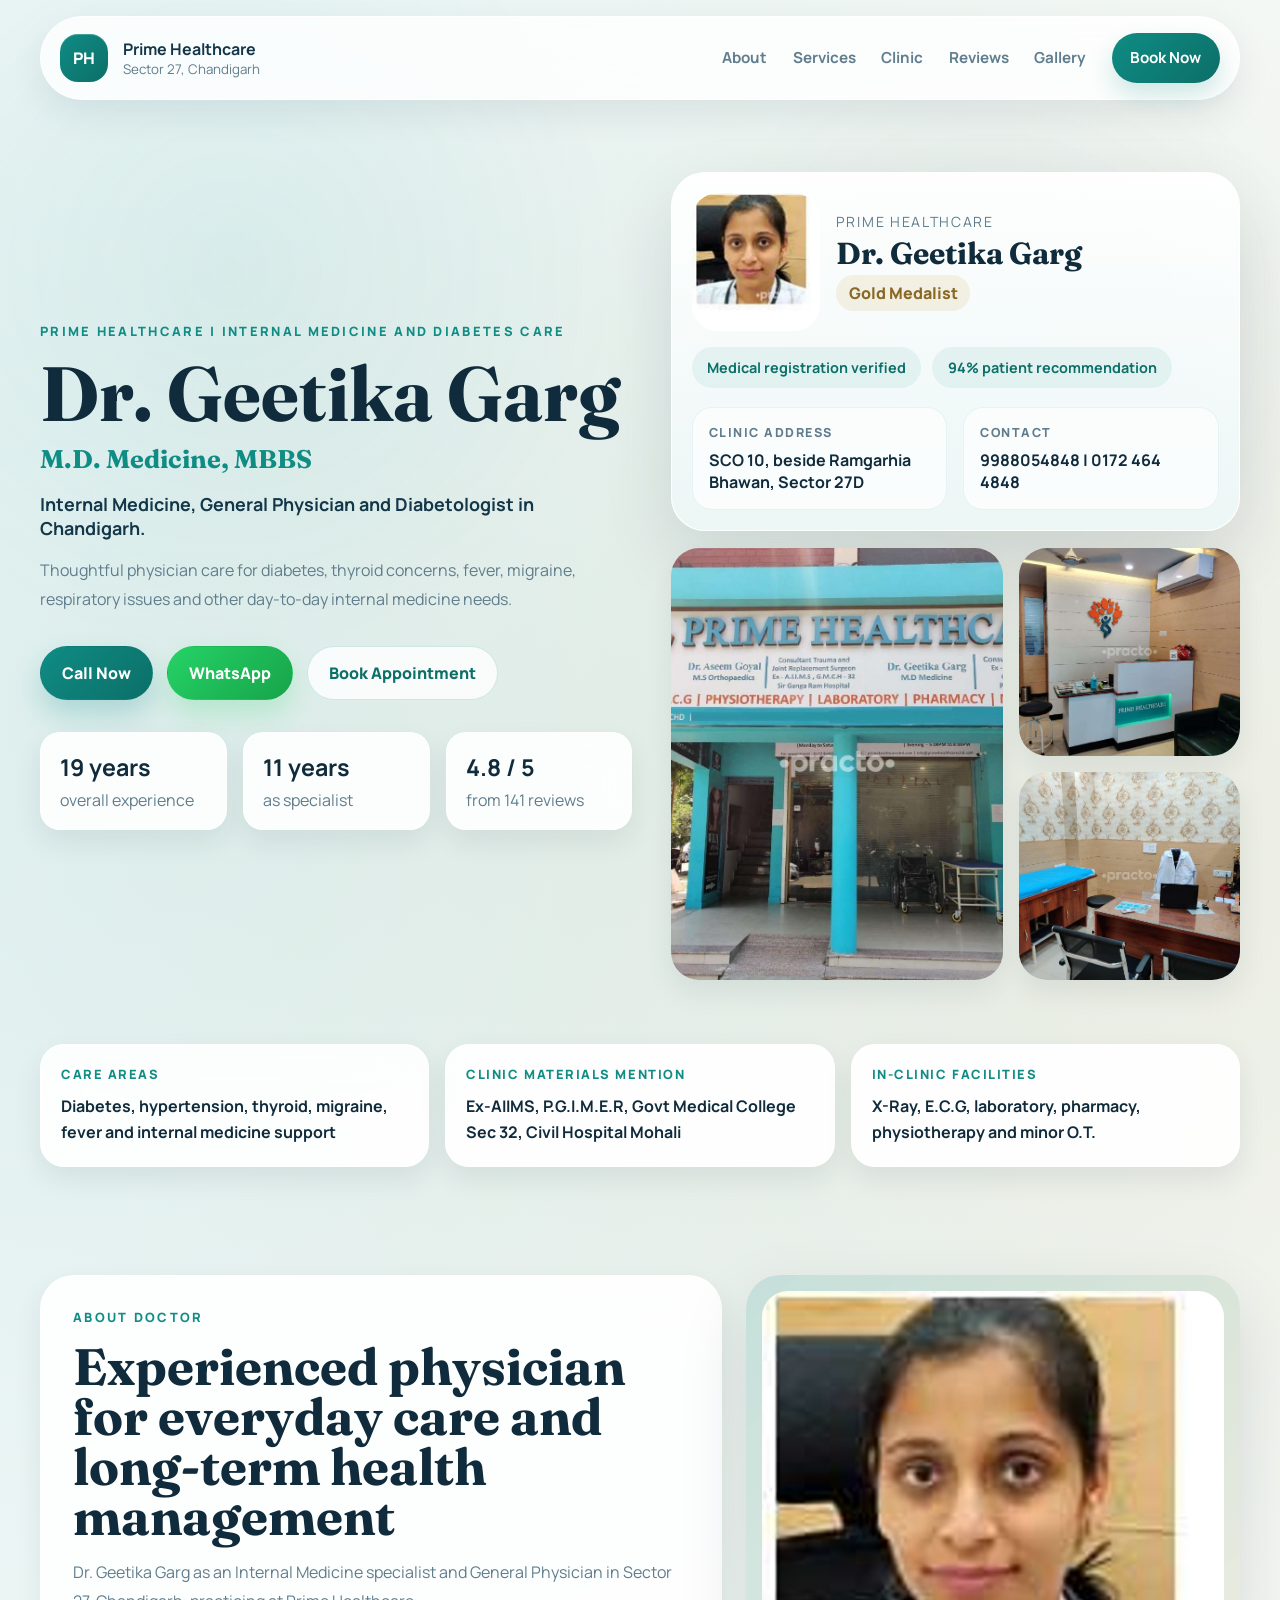
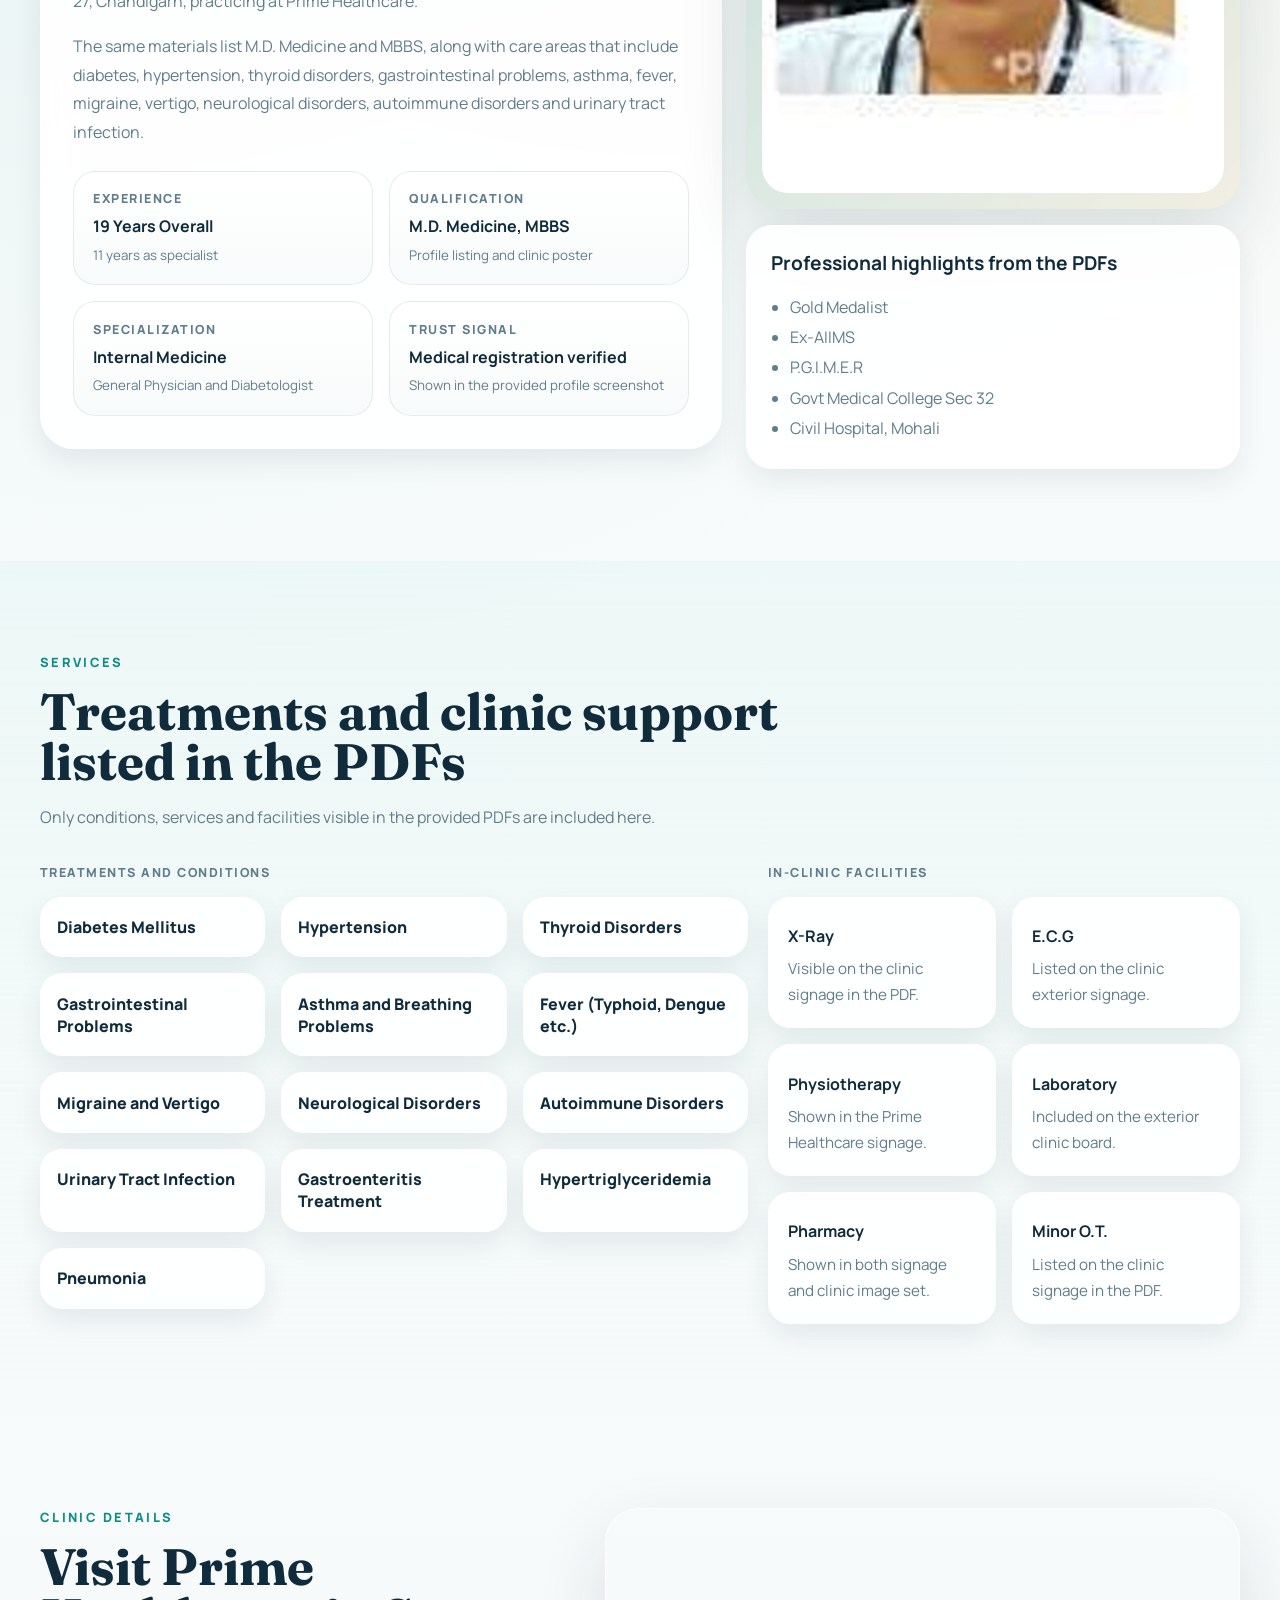
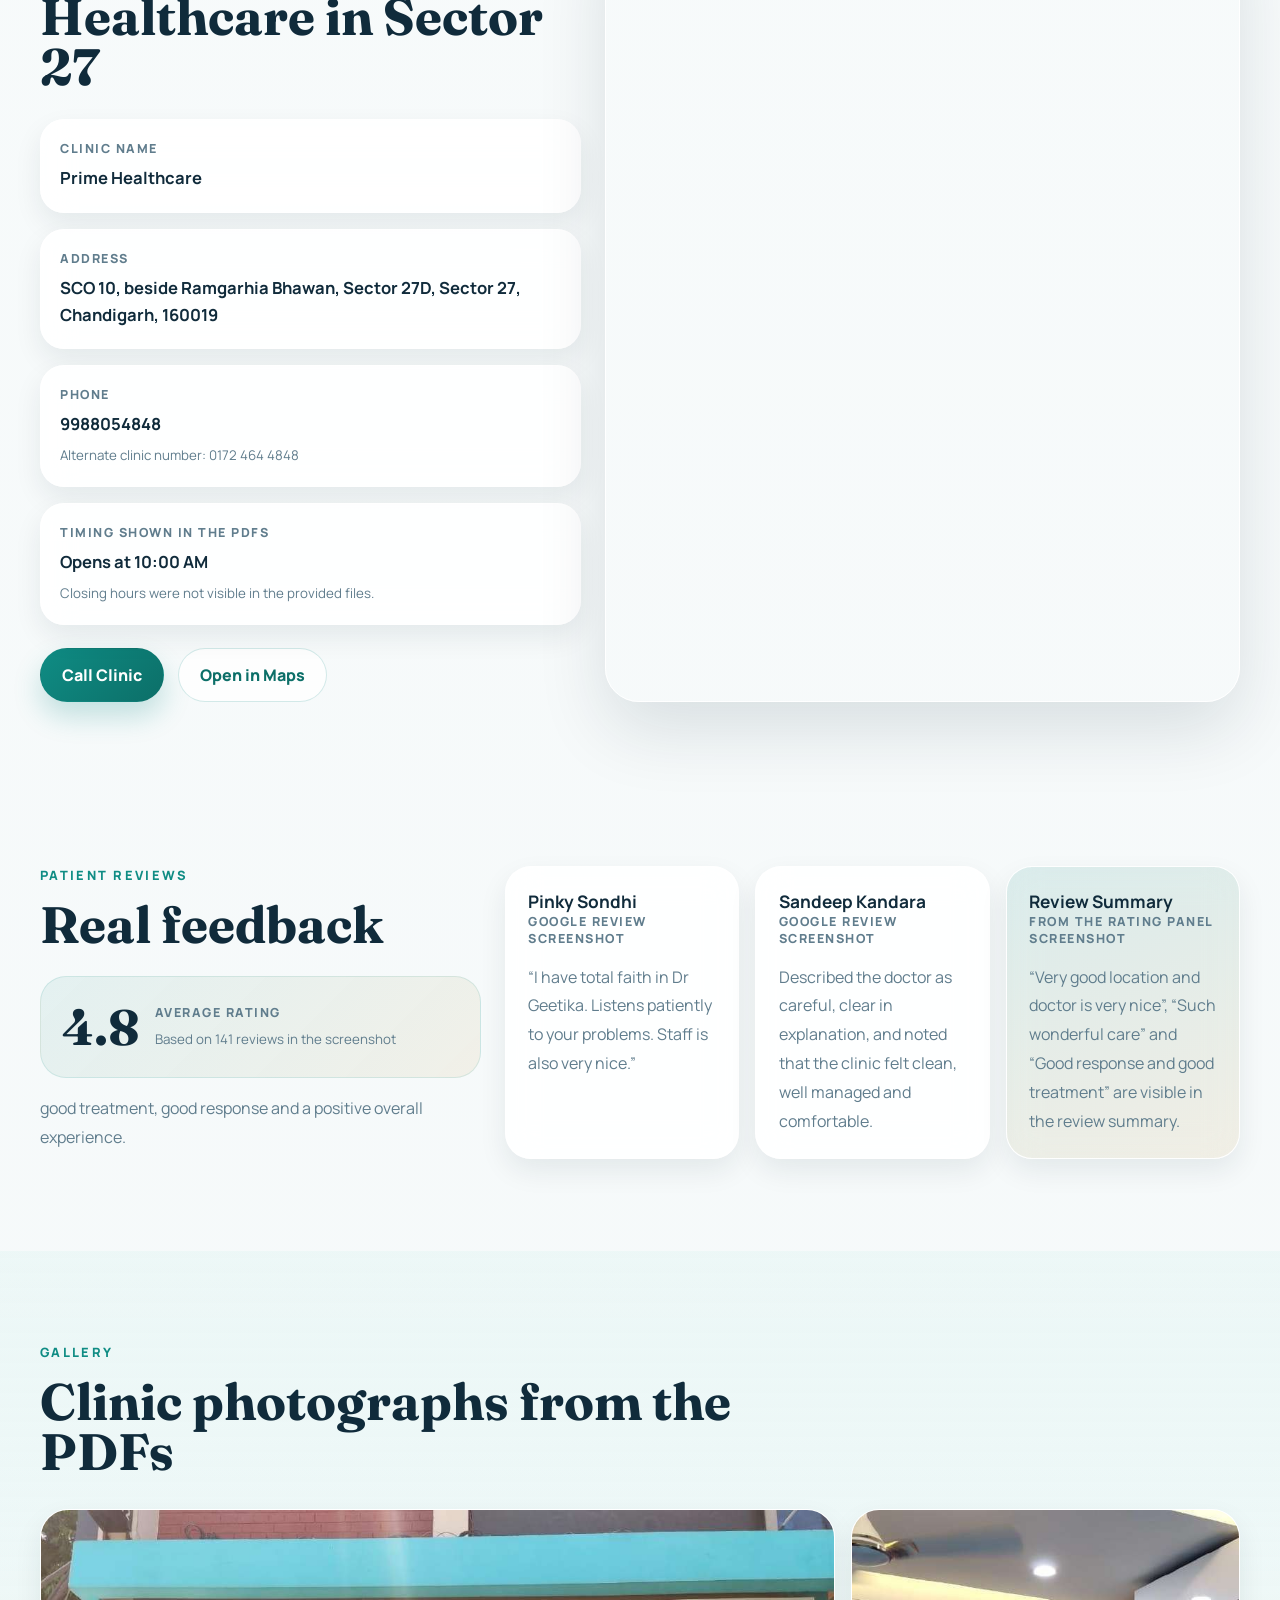
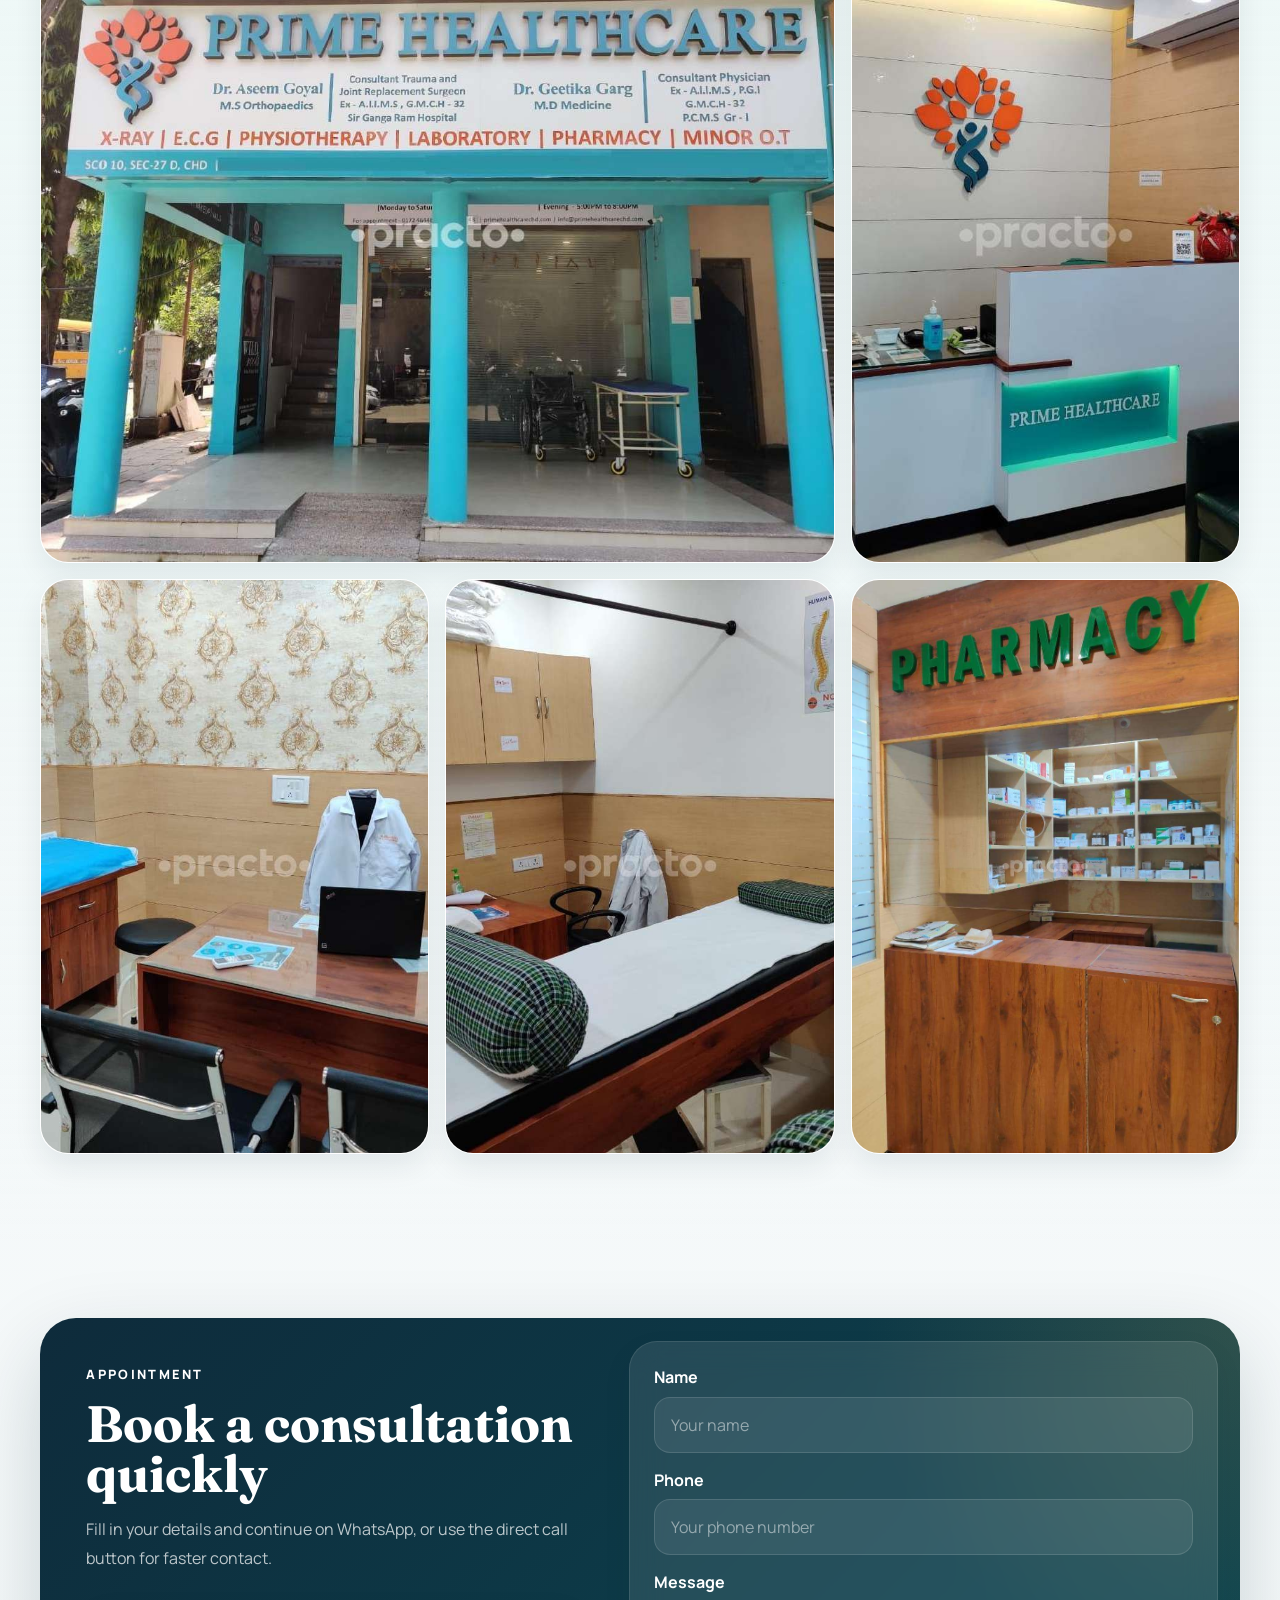
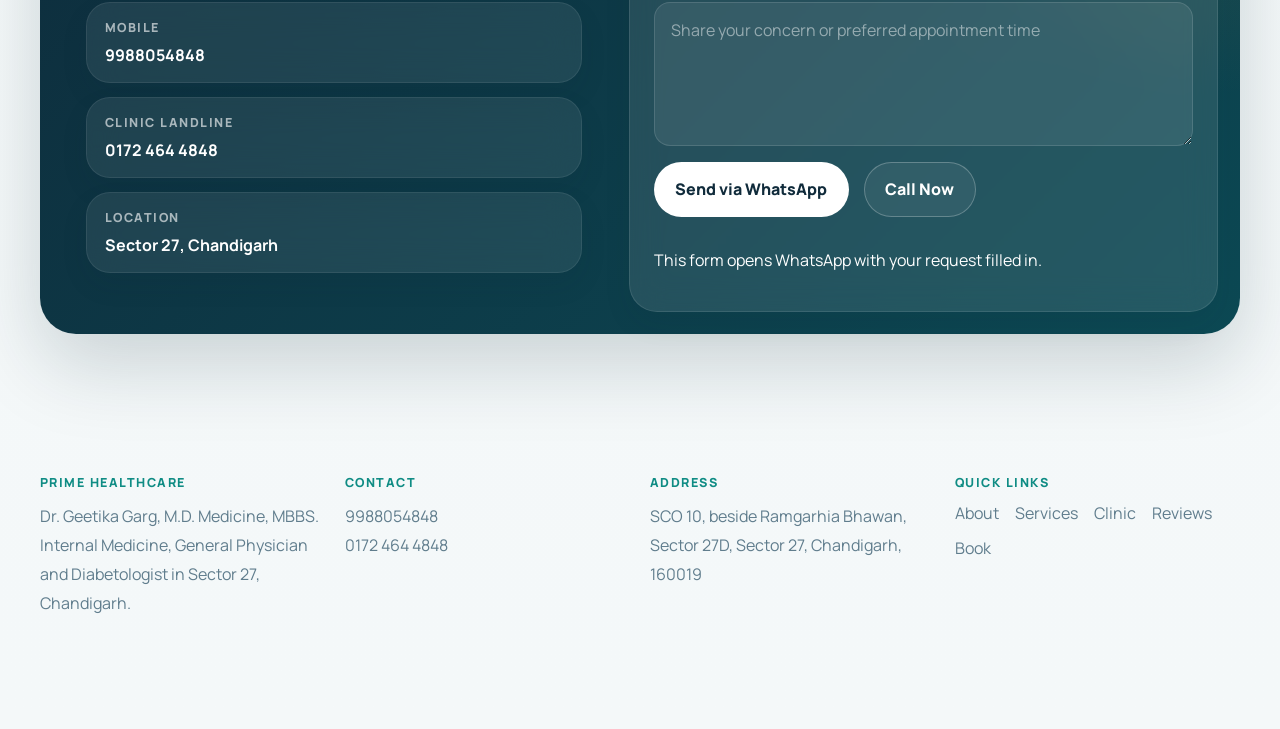
<file: index.html>
<!DOCTYPE html>
<html lang="en">
  <head>
    <meta charset="UTF-8" />
    <meta name="viewport" content="width=device-width, initial-scale=1.0" />
    <title>Prime Healthcare | Dr. Geetika Garg</title>
    <meta
      name="description"
      content="Prime Healthcare in Sector 27, Chandigarh. Dr. Geetika Garg, M.D. Medicine and MBBS, offering internal medicine, physician and diabetes care."
    />
    <link rel="preconnect" href="https://fonts.googleapis.com" />
    <link rel="preconnect" href="https://fonts.gstatic.com" crossorigin />
    <link
      href="https://fonts.googleapis.com/css2?family=Fraunces:opsz,wght@9..144,600;9..144,700&family=Manrope:wght@400;500;600;700;800&display=swap"
      rel="stylesheet"
    />
    <link rel="stylesheet" href="./styles.css" />
  </head>
  <body>
    <div class="page-bg"></div>

    <header class="topbar" id="top">
      <div class="container topbar-inner">
        <a class="brand" href="#top" aria-label="Prime Healthcare">
          <span class="brand-badge">PH</span>
          <span class="brand-copy">
            <strong>Prime Healthcare</strong>
            <small>Sector 27, Chandigarh</small>
          </span>
        </a>

        <button
          class="nav-toggle"
          type="button"
          aria-label="Open navigation"
          aria-controls="site-nav"
          aria-expanded="false"
        >
          Menu
        </button>

        <nav class="site-nav" id="site-nav">
          <a href="#about">About</a>
          <a href="#services">Services</a>
          <a href="#clinic">Clinic</a>
          <a href="#reviews">Reviews</a>
          <a href="#gallery">Gallery</a>
          <a class="nav-button" href="#appointment">Book Now</a>
        </nav>
      </div>
    </header>

    <main>
      <section class="hero section">
        <div class="container hero-grid">
          <div class="hero-copy">
            <p class="eyebrow reveal">Prime Healthcare | Internal Medicine and Diabetes Care</p>
            <h1 class="reveal">
              Dr. Geetika Garg
              <span>M.D. Medicine, MBBS</span>
            </h1>
            <p class="hero-subtitle reveal">
              Internal Medicine, General Physician and Diabetologist in
              Chandigarh.
            </p>
            <p class="hero-text reveal">
              Thoughtful physician care for diabetes, thyroid concerns, fever,
              migraine, respiratory issues and other day-to-day internal
              medicine needs.
            </p>

            <div class="hero-actions reveal">
              <a class="btn btn-primary" href="tel:+919988054848">Call Now</a>
              <a
                class="btn btn-whatsapp"
                href="https://wa.me/919988054848?text=Hello%20Prime%20Healthcare,%20I%20would%20like%20to%20book%20an%20appointment%20with%20Dr.%20Geetika%20Garg."
                target="_blank"
                rel="noreferrer"
                >WhatsApp</a
              >
              <a class="btn btn-secondary" href="#appointment">Book Appointment</a>
            </div>

            <div class="hero-metrics reveal">
              <article>
                <strong>19 years</strong>
                <span>overall experience</span>
              </article>
              <article>
                <strong>11 years</strong>
                <span>as specialist</span>
              </article>
              <article>
                <strong>4.8 / 5</strong>
                <span>from 141 reviews</span>
              </article>
            </div>
          </div>

          <div class="hero-visual reveal">
            <div class="profile-panel">
              <div class="profile-head">
                <img
                  src="./assets/doctor-geetika-garg.jpg"
                  alt="Dr. Geetika Garg portrait"
                  loading="eager"
                />
                <div class="profile-intro">
                  <p>Prime Healthcare</p>
                  <h2>Dr. Geetika Garg</h2>
                  <span>Gold Medalist</span>
                </div>
              </div>

              <div class="profile-meta">
                <div class="meta-pill">Medical registration verified</div>
                <div class="meta-pill">94% patient recommendation</div>
              </div>

              <div class="profile-details">
                <div>
                  <small>Clinic address</small>
                  <strong>SCO 10, beside Ramgarhia Bhawan, Sector 27D</strong>
                </div>
                <div>
                  <small>Contact</small>
                  <strong>9988054848 | 0172 464 4848</strong>
                </div>
              </div>
            </div>

            <div class="hero-gallery">
              <figure class="gallery-tile gallery-tile-large">
                <img
                  src="./assets/clinic-front.jpg"
                  alt="Prime Healthcare clinic exterior"
                  loading="eager"
                />
              </figure>
              <figure class="gallery-tile">
                <img
                  src="./assets/clinic-reception.jpg"
                  alt="Prime Healthcare reception"
                  loading="lazy"
                />
              </figure>
              <figure class="gallery-tile">
                <img
                  src="./assets/clinic-consultation.jpg"
                  alt="Prime Healthcare consultation room"
                  loading="lazy"
                />
              </figure>
            </div>
          </div>
        </div>
      </section>

      <section class="trust-strip">
        <div class="container trust-grid reveal">
          <div class="trust-card">
            <span>Care Areas</span>
            <strong>Diabetes, hypertension, thyroid, migraine, fever and internal medicine support</strong>
          </div>
          <div class="trust-card">
            <span>Clinic Materials Mention</span>
            <strong>Ex-AIIMS, P.G.I.M.E.R, Govt Medical College Sec 32, Civil Hospital Mohali</strong>
          </div>
          <div class="trust-card">
            <span>In-clinic Facilities</span>
            <strong>X-Ray, E.C.G, laboratory, pharmacy, physiotherapy and minor O.T.</strong>
          </div>
        </div>
      </section>

      <section class="section" id="about">
        <div class="container split-grid">
          <div class="content-card reveal">
            <p class="eyebrow">About Doctor</p>
            <h2 class="section-title">
              Experienced physician for everyday care and long-term health
              management
            </h2>
            <p class="section-text">
              Dr. Geetika Garg as an Internal
              Medicine specialist and General Physician in Sector 27,
              Chandigarh, practicing at Prime Healthcare.
            </p>
            <p class="section-text">
              The same materials list M.D. Medicine and MBBS, along with care
              areas that include diabetes, hypertension, thyroid disorders,
              gastrointestinal problems, asthma, fever, migraine, vertigo,
              neurological disorders, autoimmune disorders and urinary tract
              infection.
            </p>

            <div class="credential-grid">
              <div class="credential-card">
                <span>Experience</span>
                <strong>19 Years Overall</strong>
                <small>11 years as specialist</small>
              </div>
              <div class="credential-card">
                <span>Qualification</span>
                <strong>M.D. Medicine, MBBS</strong>
                <small>Profile listing and clinic poster</small>
              </div>
              <div class="credential-card">
                <span>Specialization</span>
                <strong>Internal Medicine</strong>
                <small>General Physician and Diabetologist</small>
              </div>
              <div class="credential-card">
                <span>Trust Signal</span>
                <strong>Medical registration verified</strong>
                <small>Shown in the provided profile screenshot</small>
              </div>
            </div>
          </div>

          <aside class="profile-aside reveal">
            <div class="aside-frame">
              <img
                src="./assets/doctor-geetika-garg.jpg"
                alt="Dr. Geetika Garg"
                loading="lazy"
              />
            </div>
            <div class="aside-panel">
              <h3>Professional highlights from the PDFs</h3>
              <ul class="bullet-list">
                <li>Gold Medalist</li>
                <li>Ex-AIIMS</li>
                <li>P.G.I.M.E.R</li>
                <li>Govt Medical College Sec 32</li>
                <li>Civil Hospital, Mohali</li>
              </ul>
            </div>
          </aside>
        </div>
      </section>

      <section class="section alt-section" id="services">
        <div class="container">
          <div class="section-head reveal">
            <p class="eyebrow">Services</p>
            <h2 class="section-title">Treatments and clinic support listed in the PDFs</h2>
            <p class="section-text section-text-wide">
              Only conditions, services and facilities visible in the provided
              PDFs are included here.
            </p>
          </div>

          <div class="service-layout">
            <div class="service-column reveal">
              <div class="column-heading">
                <span>Treatments and Conditions</span>
              </div>
              <div class="service-grid">
                <article class="service-card">Diabetes Mellitus</article>
                <article class="service-card">Hypertension</article>
                <article class="service-card">Thyroid Disorders</article>
                <article class="service-card">Gastrointestinal Problems</article>
                <article class="service-card">Asthma and Breathing Problems</article>
                <article class="service-card">Fever (Typhoid, Dengue etc.)</article>
                <article class="service-card">Migraine and Vertigo</article>
                <article class="service-card">Neurological Disorders</article>
                <article class="service-card">Autoimmune Disorders</article>
                <article class="service-card">Urinary Tract Infection</article>
                <article class="service-card">Gastroenteritis Treatment</article>
                <article class="service-card">Hypertriglyceridemia</article>
                <article class="service-card">Pneumonia</article>
              </div>
            </div>

            <div class="service-column reveal">
              <div class="column-heading">
                <span>In-clinic Facilities</span>
              </div>
              <div class="facility-grid">
                <article class="facility-card">
                  <strong>X-Ray</strong>
                  <p>Visible on the clinic signage in the PDF.</p>
                </article>
                <article class="facility-card">
                  <strong>E.C.G</strong>
                  <p>Listed on the clinic exterior signage.</p>
                </article>
                <article class="facility-card">
                  <strong>Physiotherapy</strong>
                  <p>Shown in the Prime Healthcare signage.</p>
                </article>
                <article class="facility-card">
                  <strong>Laboratory</strong>
                  <p>Included on the exterior clinic board.</p>
                </article>
                <article class="facility-card">
                  <strong>Pharmacy</strong>
                  <p>Shown in both signage and clinic image set.</p>
                </article>
                <article class="facility-card">
                  <strong>Minor O.T.</strong>
                  <p>Listed on the clinic signage in the PDF.</p>
                </article>
              </div>
            </div>
          </div>
        </div>
      </section>

      <section class="section" id="clinic">
        <div class="container clinic-grid">
          <div class="clinic-panel reveal">
            <p class="eyebrow">Clinic Details</p>
            <h2 class="section-title">Visit Prime Healthcare in Sector 27</h2>

            <div class="detail-stack">
              <article class="detail-card">
                <span>Clinic Name</span>
                <strong>Prime Healthcare</strong>
              </article>
              <article class="detail-card">
                <span>Address</span>
                <strong>
                  SCO 10, beside Ramgarhia Bhawan, Sector 27D, Sector 27,
                  Chandigarh, 160019
                </strong>
              </article>
              <article class="detail-card">
                <span>Phone</span>
                <strong>9988054848</strong>
                <small>Alternate clinic number: 0172 464 4848</small>
              </article>
              <article class="detail-card">
                <span>Timing shown in the PDFs</span>
                <strong>Opens at 10:00 AM</strong>
                <small>Closing hours were not visible in the provided files.</small>
              </article>
            </div>

            <div class="clinic-actions">
              <a class="btn btn-primary" href="tel:+919988054848">Call Clinic</a>
              <a
                class="btn btn-secondary"
                href="https://www.google.com/maps/search/?api=1&query=SCO%2010%2C%20beside%20Ramgarhia%20Bhawan%2C%20Sector%2027D%2C%20Sector%2027%2C%20Chandigarh%2C%20160019"
                target="_blank"
                rel="noreferrer"
                >Open in Maps</a
              >
            </div>
          </div>

          <div class="map-panel reveal">
            <iframe
              title="Prime Healthcare map"
              src="https://www.google.com/maps?q=SCO%2010%2C%20beside%20Ramgarhia%20Bhawan%2C%20Sector%2027D%2C%20Sector%2027%2C%20Chandigarh%2C%20160019&z=16&output=embed"
              loading="lazy"
              referrerpolicy="no-referrer-when-downgrade"
            ></iframe>
          </div>
        </div>
      </section>

      <section class="section reviews-section" id="reviews">
        <div class="container reviews-grid">
          <div class="reviews-summary reveal">
            <p class="eyebrow">Patient Reviews</p>
            <h2 class="section-title">Real feedback</h2>
            <div class="rating-box">
              <strong>4.8</strong>
              <div>
                <span>Average rating</span>
                <small>Based on 141 reviews in the screenshot</small>
              </div>
            </div>
            <p class="section-text">
              good
              treatment, good response and a positive overall experience.
            </p>
          </div>

          <div class="review-cards">
            <article class="review-card reveal">
              <div class="review-top">
                <strong>Pinky Sondhi</strong>
                <span>Google review screenshot</span>
              </div>
              <p>
                “I have total faith in Dr Geetika. Listens patiently to your
                problems. Staff is also very nice.”
              </p>
            </article>

            <article class="review-card reveal">
              <div class="review-top">
                <strong>Sandeep Kandara</strong>
                <span>Google review screenshot</span>
              </div>
              <p>
                Described the doctor as careful, clear in explanation, and
                noted that the clinic felt clean, well managed and comfortable.
              </p>
            </article>

            <article class="review-card reveal accent-card">
              <div class="review-top">
                <strong>Review Summary</strong>
                <span>From the rating panel screenshot</span>
              </div>
              <p>
                “Very good location and doctor is very nice”, “Such wonderful
                care” and “Good response and good treatment” are visible in the
                review summary.
              </p>
            </article>
          </div>
        </div>
      </section>

      <section class="section alt-section" id="gallery">
        <div class="container">
          <div class="section-head reveal">
            <p class="eyebrow">Gallery</p>
            <h2 class="section-title">Clinic photographs from the PDFs</h2>
          </div>

          <div class="photo-grid">
            <figure class="photo-card photo-card-wide reveal">
              <img src="./assets/clinic-front.jpg" alt="Prime Healthcare exterior" />
              <figcaption>Prime Healthcare exterior</figcaption>
            </figure>
            <figure class="photo-card reveal">
              <img src="./assets/clinic-reception.jpg" alt="Reception area" />
              <figcaption>Reception area</figcaption>
            </figure>
            <figure class="photo-card reveal">
              <img src="./assets/clinic-consultation.jpg" alt="Consultation room" />
              <figcaption>Consultation room</figcaption>
            </figure>
            <figure class="photo-card reveal">
              <img src="./assets/clinic-exam-room.jpg" alt="Exam room" />
              <figcaption>Exam room</figcaption>
            </figure>
            <figure class="photo-card reveal">
              <img src="./assets/clinic-pharmacy.jpg" alt="Clinic pharmacy" />
              <figcaption>Clinic pharmacy</figcaption>
            </figure>
          </div>
        </div>
      </section>

      <section class="section appointment-section" id="appointment">
        <div class="container appointment-shell reveal">
          <div class="appointment-copy">
            <p class="eyebrow eyebrow-invert">Appointment</p>
            <h2 class="section-title section-title-invert">Book a consultation quickly</h2>
            <p class="section-text section-text-invert">
              Fill in your details and continue on WhatsApp, or use the direct
              call button for faster contact.
            </p>

            <div class="appointment-contact-list">
              <a href="tel:+919988054848">
                <span>Mobile</span>
                <strong>9988054848</strong>
              </a>
              <a href="tel:+911724644848">
                <span>Clinic landline</span>
                <strong>0172 464 4848</strong>
              </a>
              <a
                href="https://www.google.com/maps/search/?api=1&query=SCO%2010%2C%20beside%20Ramgarhia%20Bhawan%2C%20Sector%2027D%2C%20Sector%2027%2C%20Chandigarh%2C%20160019"
                target="_blank"
                rel="noreferrer"
              >
                <span>Location</span>
                <strong>Sector 27, Chandigarh</strong>
              </a>
            </div>
          </div>

          <form class="appointment-form" id="appointment-form">
            <label>
              <span>Name</span>
              <input type="text" name="name" placeholder="Your name" required />
            </label>
            <label>
              <span>Phone</span>
              <input type="tel" name="phone" placeholder="Your phone number" required />
            </label>
            <label>
              <span>Message</span>
              <textarea
                name="message"
                rows="5"
                placeholder="Share your concern or preferred appointment time"
              ></textarea>
            </label>
            <div class="form-actions">
              <button class="btn btn-light" type="submit">Send via WhatsApp</button>
              <a class="btn btn-outline-light" href="tel:+919988054848">Call Now</a>
            </div>
            <p class="form-note" id="form-note">
              This form opens WhatsApp with your request filled in.
            </p>
          </form>
        </div>
      </section>
    </main>

    <footer class="site-footer">
      <div class="container footer-grid">
        <div>
          <p class="footer-title">Prime Healthcare</p>
          <p class="footer-text">
            Dr. Geetika Garg, M.D. Medicine, MBBS. Internal Medicine, General
            Physician and Diabetologist in Sector 27, Chandigarh.
          </p>
        </div>
        <div>
          <p class="footer-title">Contact</p>
          <p class="footer-text">
            <a href="tel:+919988054848">9988054848</a><br />
            <a href="tel:+911724644848">0172 464 4848</a>
          </p>
        </div>
        <div>
          <p class="footer-title">Address</p>
          <p class="footer-text">
            SCO 10, beside Ramgarhia Bhawan, Sector 27D, Sector 27,
            Chandigarh, 160019
          </p>
        </div>
        <div>
          <p class="footer-title">Quick Links</p>
          <p class="footer-links">
            <a href="#about">About</a>
            <a href="#services">Services</a>
            <a href="#clinic">Clinic</a>
            <a href="#reviews">Reviews</a>
            <a href="#appointment">Book</a>
          </p>
        </div>
      </div>
    </footer>

    <div class="mobile-bar">
      <a href="tel:+919988054848">Call</a>
      <a
        href="https://wa.me/919988054848?text=Hello%20Prime%20Healthcare,%20I%20would%20like%20to%20book%20an%20appointment%20with%20Dr.%20Geetika%20Garg."
        target="_blank"
        rel="noreferrer"
        >WhatsApp</a
      >
      <a href="#appointment">Book</a>
    </div>

    <script src="./script.js"></script>
  </body>
</html>
</file>
<file: styles.css>
:root {
  --bg: #f6fafb;
  --bg-soft: #edf6f7;
  --surface: rgba(255, 255, 255, 0.9);
  --surface-strong: #ffffff;
  --line: rgba(17, 53, 69, 0.09);
  --ink: #133649;
  --muted: #607d8d;
  --teal: #0f8c84;
  --teal-deep: #0c6f68;
  --teal-soft: #dff5f2;
  --gold: #caa24e;
  --navy: #102b3b;
  --shadow-sm: 0 12px 28px rgba(9, 40, 54, 0.08);
  --shadow-lg: 0 28px 70px rgba(8, 37, 50, 0.12);
  --radius-xl: 34px;
  --radius-lg: 26px;
  --radius-md: 20px;
  --radius-sm: 14px;
  --max-width: 1200px;
}

*,
*::before,
*::after {
  box-sizing: border-box;
}

html {
  scroll-behavior: smooth;
}

body {
  margin: 0;
  min-width: 0;
  font-family: "Manrope", sans-serif;
  color: var(--ink);
  background:
    radial-gradient(circle at 10% 10%, rgba(15, 140, 132, 0.12), transparent 24%),
    radial-gradient(circle at 90% 12%, rgba(202, 162, 78, 0.12), transparent 18%),
    linear-gradient(180deg, #f9fcfc 0%, #f4f8f9 100%);
  overflow-x: hidden;
}

img {
  display: block;
  max-width: 100%;
}

a {
  color: inherit;
  text-decoration: none;
}

button,
input,
textarea {
  font: inherit;
}

.page-bg {
  position: fixed;
  inset: 0;
  pointer-events: none;
  background:
    radial-gradient(circle at 18% 30%, rgba(15, 140, 132, 0.06), transparent 32%),
    radial-gradient(circle at 78% 38%, rgba(16, 43, 59, 0.05), transparent 28%);
  z-index: -1;
}

.container {
  width: min(calc(100% - 2rem), var(--max-width));
  margin-inline: auto;
}

.section {
  padding: 5.75rem 0;
}

.topbar {
  position: sticky;
  top: 0;
  z-index: 40;
  padding-top: 1rem;
}

.topbar-inner {
  display: flex;
  align-items: center;
  justify-content: space-between;
  gap: 1.25rem;
  padding: 1rem 1.2rem;
  background: rgba(255, 255, 255, 0.82);
  backdrop-filter: blur(18px);
  border: 1px solid rgba(255, 255, 255, 0.92);
  border-radius: 999px;
  box-shadow: 0 14px 34px rgba(11, 43, 58, 0.08);
}

.brand {
  display: inline-flex;
  align-items: center;
  gap: 0.9rem;
  min-width: 0;
  flex: 1 1 auto;
}

.brand-badge {
  width: 3rem;
  height: 3rem;
  display: grid;
  place-items: center;
  border-radius: 18px;
  color: #fff;
  font-weight: 800;
  background: linear-gradient(135deg, var(--teal), var(--teal-deep));
  box-shadow: inset 0 1px 0 rgba(255, 255, 255, 0.22);
}

.brand-copy strong,
.brand-copy small {
  display: block;
}

.brand-copy strong {
  font-size: 1rem;
}

.brand-copy small {
  color: var(--muted);
}

.site-nav {
  display: flex;
  align-items: center;
  gap: 1.6rem;
}

.site-nav a {
  color: var(--muted);
  font-weight: 700;
  font-size: 0.95rem;
  transition: color 180ms ease;
}

.site-nav a:hover,
.site-nav a:focus-visible {
  color: var(--teal);
}

.nav-button {
  padding: 0.9rem 1.15rem;
  border-radius: 999px;
  color: #fff !important;
  background: linear-gradient(135deg, var(--teal), var(--teal-deep));
  box-shadow: 0 12px 24px rgba(15, 140, 132, 0.2);
}

.nav-toggle {
  display: none;
  align-items: center;
  justify-content: center;
  min-width: 4.5rem;
  height: 3rem;
  border: 0;
  border-radius: 16px;
  background: rgba(15, 140, 132, 0.08);
  color: var(--ink);
  font-weight: 800;
  cursor: pointer;
}

.hero {
  padding-top: 4.5rem;
  padding-bottom: 4rem;
}

.hero-grid {
  display: grid;
  grid-template-columns: minmax(0, 1.02fr) minmax(0, 0.98fr);
  gap: 2.4rem;
  align-items: center;
}

.hero-copy,
.hero-visual {
  min-width: 0;
}

.eyebrow {
  margin: 0 0 1rem;
  font-size: 0.8rem;
  font-weight: 800;
  letter-spacing: 0.18em;
  text-transform: uppercase;
  color: var(--teal);
}

.hero h1,
.section-title {
  margin: 0;
  font-family: "Fraunces", serif;
  line-height: 0.98;
  color: var(--navy);
  overflow-wrap: anywhere;
}

.hero h1 {
  font-size: clamp(3.4rem, 6vw, 6rem);
}

.hero h1 span {
  display: block;
  margin-top: 0.8rem;
  font-size: clamp(1.1rem, 2vw, 1.65rem);
  line-height: 1.2;
  color: var(--teal);
}

.hero-subtitle {
  margin: 1.1rem 0 0;
  font-size: 1.12rem;
  font-weight: 700;
  color: var(--ink);
}

.hero-text,
.section-text,
.footer-text {
  margin: 1rem 0 0;
  color: var(--muted);
  line-height: 1.8;
  font-size: 1rem;
}

.hero-text {
  max-width: 38rem;
}

.hero-actions,
.clinic-actions,
.form-actions {
  display: flex;
  flex-wrap: wrap;
  gap: 0.9rem;
}

.hero-actions {
  margin-top: 2rem;
}

.btn {
  display: inline-flex;
  align-items: center;
  justify-content: center;
  min-height: 3.25rem;
  padding: 0.95rem 1.3rem;
  border: 1px solid transparent;
  border-radius: 999px;
  font-weight: 800;
  transition: transform 180ms ease, box-shadow 180ms ease, background 180ms ease;
}

.btn:hover,
.btn:focus-visible {
  transform: translateY(-2px);
}

.btn-primary {
  color: #fff;
  background: linear-gradient(135deg, var(--teal), var(--teal-deep));
  box-shadow: 0 14px 28px rgba(15, 140, 132, 0.23);
}

.btn-whatsapp {
  color: #fff;
  background: linear-gradient(135deg, #25d366, #17a34a);
  box-shadow: 0 14px 28px rgba(37, 211, 102, 0.22);
}

.btn-secondary {
  color: var(--teal-deep);
  background: rgba(255, 255, 255, 0.8);
  border-color: rgba(15, 140, 132, 0.18);
}

.btn-light {
  color: var(--navy);
  background: #ffffff;
}

.btn-outline-light {
  color: #ffffff;
  border-color: rgba(255, 255, 255, 0.25);
  background: rgba(255, 255, 255, 0.06);
}

.hero-metrics {
  display: grid;
  grid-template-columns: repeat(3, minmax(0, 1fr));
  gap: 1rem;
  margin-top: 2rem;
}

.hero-metrics article,
.trust-card,
.content-card,
.aside-panel,
.service-card,
.facility-card,
.detail-card,
.review-card,
.photo-card,
.appointment-form,
.appointment-contact-list a {
  background: var(--surface);
  backdrop-filter: blur(16px);
  border: 1px solid rgba(255, 255, 255, 0.94);
  box-shadow: var(--shadow-sm);
}

.hero-metrics article {
  padding: 1.15rem 1.2rem;
  border-radius: var(--radius-md);
}

.hero-metrics strong {
  display: block;
  font-size: 1.45rem;
  color: var(--navy);
}

.hero-metrics span {
  display: block;
  margin-top: 0.35rem;
  color: var(--muted);
}

.hero-visual {
  display: grid;
  gap: 1.1rem;
}

.profile-panel {
  padding: 1.25rem;
  border-radius: var(--radius-xl);
  background: linear-gradient(180deg, rgba(255, 255, 255, 0.94), rgba(236, 247, 246, 0.94));
  border: 1px solid rgba(255, 255, 255, 0.98);
  box-shadow: var(--shadow-lg);
}

.profile-head {
  display: grid;
  grid-template-columns: 128px minmax(0, 1fr);
  gap: 1rem;
  align-items: center;
}

.profile-head img {
  width: 128px;
  height: 138px;
  object-fit: cover;
  border-radius: 26px;
}

.profile-intro p,
.profile-intro span,
.profile-details small,
.detail-card span,
.credential-card span,
.column-heading span,
.footer-title,
.rating-box span,
.review-top span {
  color: var(--muted);
}

.profile-intro p {
  margin: 0;
  font-size: 0.88rem;
  text-transform: uppercase;
  letter-spacing: 0.12em;
}

.profile-intro h2 {
  margin: 0.4rem 0 0.35rem;
  font-family: "Fraunces", serif;
  font-size: 1.9rem;
  line-height: 1.05;
  color: var(--navy);
}

.profile-intro span {
  display: inline-flex;
  padding: 0.45rem 0.8rem;
  border-radius: 999px;
  background: rgba(202, 162, 78, 0.14);
  color: #8a6927;
  font-weight: 800;
}

.profile-meta {
  display: flex;
  flex-wrap: wrap;
  gap: 0.7rem;
  margin-top: 1rem;
}

.meta-pill {
  padding: 0.7rem 0.95rem;
  border-radius: 999px;
  background: rgba(15, 140, 132, 0.08);
  color: var(--teal-deep);
  font-weight: 700;
  font-size: 0.9rem;
}

.profile-details {
  display: grid;
  grid-template-columns: repeat(2, minmax(0, 1fr));
  gap: 1rem;
  margin-top: 1.15rem;
}

.profile-details div {
  padding: 1rem;
  border-radius: 20px;
  background: rgba(255, 255, 255, 0.7);
  border: 1px solid rgba(15, 140, 132, 0.09);
}

.profile-details small,
.detail-card span,
.credential-card span,
.column-heading span,
.footer-title,
.review-top span,
.rating-box span {
  display: block;
  font-size: 0.78rem;
  font-weight: 800;
  letter-spacing: 0.12em;
  text-transform: uppercase;
}

.profile-details strong,
.detail-card strong,
.credential-card strong,
.facility-card strong,
.appointment-contact-list strong,
.rating-box strong {
  display: block;
  margin-top: 0.5rem;
  color: var(--navy);
  overflow-wrap: anywhere;
}

.hero-gallery {
  display: grid;
  grid-template-columns: 1.2fr 0.8fr;
  gap: 1rem;
}

.gallery-tile {
  margin: 0;
  overflow: hidden;
  border-radius: 28px;
  min-height: 13rem;
  box-shadow: var(--shadow-sm);
}

.gallery-tile img {
  width: 100%;
  height: 100%;
  object-fit: cover;
}

.gallery-tile-large {
  grid-row: span 2;
}

.trust-strip {
  padding-bottom: 1rem;
}

.trust-grid {
  display: grid;
  grid-template-columns: repeat(3, minmax(0, 1fr));
  gap: 1rem;
}

.trust-card {
  padding: 1.25rem;
  border-radius: 24px;
}

.trust-card span {
  display: block;
  margin-bottom: 0.7rem;
  color: var(--teal);
  font-size: 0.8rem;
  font-weight: 800;
  letter-spacing: 0.12em;
  text-transform: uppercase;
}

.trust-card strong {
  font-size: 1rem;
  line-height: 1.6;
  color: var(--navy);
  overflow-wrap: anywhere;
}

.split-grid {
  display: grid;
  grid-template-columns: minmax(0, 1.16fr) minmax(320px, 0.84fr);
  gap: 1.5rem;
  align-items: start;
}

.content-card {
  padding: 2rem;
  border-radius: var(--radius-xl);
}

.section-title {
  font-size: clamp(2.2rem, 4vw, 4.1rem);
}

.section-head {
  max-width: 48rem;
  margin-bottom: 2rem;
}

.section-text-wide {
  max-width: 42rem;
}

.credential-grid {
  display: grid;
  grid-template-columns: repeat(2, minmax(0, 1fr));
  gap: 1rem;
  margin-top: 1.5rem;
}

.credential-card {
  padding: 1.15rem 1.2rem;
  border-radius: 22px;
  background: linear-gradient(180deg, #ffffff, #f8fbfb);
  border: 1px solid var(--line);
}

.credential-card small,
.detail-card small,
.facility-card p,
.form-note,
.rating-box small,
.review-card p,
.photo-card figcaption,
.footer-links a {
  color: var(--muted);
}

.credential-card small,
.detail-card small,
.rating-box small {
  display: block;
  margin-top: 0.45rem;
  line-height: 1.6;
}

.profile-aside {
  display: grid;
  gap: 1rem;
}

.aside-frame {
  overflow: hidden;
  border-radius: var(--radius-xl);
  background: linear-gradient(135deg, rgba(15, 140, 132, 0.16), rgba(202, 162, 78, 0.12));
  padding: 1rem;
  box-shadow: var(--shadow-lg);
}

.aside-frame img {
  width: 100%;
  border-radius: 26px;
  aspect-ratio: 0.92;
  object-fit: cover;
}

.aside-panel {
  padding: 1.5rem;
  border-radius: var(--radius-lg);
}

.aside-panel h3 {
  margin: 0;
  font-size: 1.2rem;
  color: var(--navy);
}

.bullet-list {
  margin: 1rem 0 0;
  padding-left: 1.2rem;
  color: var(--muted);
  line-height: 1.9;
}

.alt-section {
  background:
    linear-gradient(180deg, rgba(223, 245, 242, 0.42), rgba(246, 250, 251, 0));
}

.service-layout {
  display: grid;
  grid-template-columns: minmax(0, 1.2fr) minmax(0, 0.8fr);
  gap: 1.25rem;
}

.service-column {
  min-width: 0;
}

.column-heading {
  margin-bottom: 1rem;
}

.service-grid,
.facility-grid {
  display: grid;
  gap: 1rem;
}

.service-grid {
  grid-template-columns: repeat(3, minmax(0, 1fr));
}

.service-card {
  padding: 1.15rem 1rem;
  border-radius: 22px;
  font-weight: 800;
  color: var(--navy);
}

.facility-grid {
  grid-template-columns: 1fr 1fr;
}

.facility-card {
  padding: 1.2rem;
  border-radius: 22px;
}

.facility-card p {
  margin: 0.6rem 0 0;
  line-height: 1.7;
  font-size: 0.95rem;
}

.clinic-grid {
  display: grid;
  grid-template-columns: minmax(0, 0.92fr) minmax(0, 1.08fr);
  gap: 1.5rem;
  align-items: stretch;
}

.clinic-panel,
.map-panel {
  min-width: 0;
}

.detail-stack {
  display: grid;
  gap: 1rem;
  margin-top: 1.7rem;
}

.detail-card {
  padding: 1.25rem 1.2rem;
  border-radius: 24px;
}

.detail-card strong {
  font-size: 1.04rem;
  line-height: 1.6;
}

.clinic-actions {
  margin-top: 1.4rem;
}

.map-panel {
  overflow: hidden;
  border-radius: var(--radius-xl);
  box-shadow: var(--shadow-lg);
  border: 1px solid rgba(255, 255, 255, 0.92);
}

.map-panel iframe {
  width: 100%;
  height: 100%;
  min-height: 34rem;
  border: 0;
}

.reviews-section {
  padding-top: 4.5rem;
}

.reviews-grid {
  display: grid;
  grid-template-columns: minmax(300px, 0.75fr) minmax(0, 1.25fr);
  gap: 1.5rem;
  align-items: start;
}

.reviews-summary {
  position: sticky;
  top: 6.5rem;
}

.rating-box {
  display: flex;
  align-items: center;
  gap: 1rem;
  padding: 1.2rem 1.3rem;
  margin-top: 1.6rem;
  border-radius: 26px;
  background: linear-gradient(135deg, rgba(15, 140, 132, 0.08), rgba(202, 162, 78, 0.1));
  border: 1px solid rgba(15, 140, 132, 0.12);
}

.rating-box strong {
  margin: 0;
  font-family: "Fraunces", serif;
  font-size: 3.1rem;
}

.review-cards {
  display: grid;
  grid-template-columns: repeat(3, minmax(0, 1fr));
  gap: 1rem;
}

.review-card {
  padding: 1.4rem;
  border-radius: 26px;
}

.review-top {
  margin-bottom: 1rem;
}

.review-top strong {
  display: block;
  font-size: 1.08rem;
  color: var(--navy);
}

.review-card p {
  margin: 0;
  line-height: 1.8;
}

.accent-card {
  background: linear-gradient(160deg, rgba(15, 140, 132, 0.12), rgba(202, 162, 78, 0.12));
}

.photo-grid {
  display: grid;
  grid-template-columns: repeat(3, minmax(0, 1fr));
  gap: 1rem;
}

.photo-card {
  margin: 0;
  overflow: hidden;
  border-radius: 28px;
}

.photo-card img {
  width: 100%;
  height: 100%;
  min-height: 17rem;
  object-fit: cover;
}

.photo-card figcaption {
  padding: 1rem 1.1rem 1.2rem;
  font-weight: 700;
}

.photo-card-wide {
  grid-column: span 2;
}

.photo-card-wide img {
  min-height: 23rem;
}

.appointment-section {
  padding-top: 4.5rem;
}

.appointment-shell {
  display: grid;
  grid-template-columns: minmax(0, 0.96fr) minmax(0, 1.04fr);
  gap: 1.4rem;
  padding: 1.4rem;
  border-radius: 36px;
  background:
    radial-gradient(circle at top right, rgba(202, 162, 78, 0.18), transparent 28%),
    linear-gradient(135deg, #0e2b3b 0%, #0c4954 100%);
  box-shadow: 0 30px 80px rgba(8, 37, 50, 0.18);
}

.appointment-copy {
  padding: 1.5rem;
}

.eyebrow-invert,
.section-title-invert,
.section-text-invert,
.appointment-contact-list strong,
.appointment-contact-list span,
.appointment-form span,
.form-note {
  color: #ffffff;
}

.section-title-invert {
  color: #ffffff;
}

.section-text-invert {
  color: rgba(255, 255, 255, 0.72);
}

.appointment-contact-list {
  display: grid;
  gap: 0.9rem;
  margin-top: 1.8rem;
}

.appointment-contact-list a {
  padding: 1rem 1.1rem;
  border-radius: 24px;
  background: rgba(255, 255, 255, 0.08);
  border: 1px solid rgba(255, 255, 255, 0.08);
}

.appointment-contact-list span {
  display: block;
  font-size: 0.78rem;
  font-weight: 800;
  letter-spacing: 0.12em;
  text-transform: uppercase;
  color: rgba(255, 255, 255, 0.62);
}

.appointment-contact-list strong {
  margin-top: 0.5rem;
}

.appointment-form {
  display: grid;
  gap: 1rem;
  padding: 1.5rem;
  border-radius: 28px;
  background: rgba(255, 255, 255, 0.1);
  border: 1px solid rgba(255, 255, 255, 0.1);
}

.appointment-form label {
  display: grid;
  gap: 0.55rem;
}

.appointment-form span {
  font-weight: 700;
}

.appointment-form input,
.appointment-form textarea {
  width: 100%;
  padding: 1rem 1rem;
  color: #ffffff;
  border-radius: 16px;
  border: 1px solid rgba(255, 255, 255, 0.12);
  background: rgba(255, 255, 255, 0.08);
}

.appointment-form input::placeholder,
.appointment-form textarea::placeholder {
  color: rgba(255, 255, 255, 0.48);
}

.appointment-form input:focus,
.appointment-form textarea:focus {
  outline: 2px solid rgba(223, 245, 242, 0.18);
  border-color: rgba(255, 255, 255, 0.28);
}

.site-footer {
  padding: 2rem 0 7rem;
}

.footer-grid {
  display: grid;
  grid-template-columns: repeat(4, minmax(0, 1fr));
  gap: 1.25rem;
  padding-top: 1rem;
}

.footer-title {
  margin: 0 0 0.7rem;
  color: var(--teal);
}

.footer-text {
  margin: 0;
}

.footer-links {
  display: flex;
  flex-wrap: wrap;
  gap: 0.8rem 1rem;
  margin: 0;
}

.mobile-bar {
  position: fixed;
  left: 50%;
  bottom: 1rem;
  z-index: 35;
  transform: translateX(-50%);
  display: none;
  align-items: center;
  gap: 0.4rem;
  padding: 0.45rem;
  border-radius: 999px;
  background: rgba(16, 43, 59, 0.94);
  box-shadow: 0 20px 40px rgba(7, 29, 39, 0.24);
}

.mobile-bar a {
  padding: 0.9rem 1rem;
  border-radius: 999px;
  color: #fff;
  font-weight: 800;
}

.mobile-bar a:nth-child(2) {
  background: rgba(255, 255, 255, 0.1);
}

.reveal {
  opacity: 0;
  transform: translateY(20px);
  transition: opacity 500ms ease, transform 500ms ease;
}

.reveal.is-visible {
  opacity: 1;
  transform: translateY(0);
}

@media (max-width: 1100px) {
  .hero-grid,
  .split-grid,
  .service-layout,
  .clinic-grid,
  .reviews-grid,
  .appointment-shell {
    grid-template-columns: 1fr;
  }

  .reviews-summary {
    position: static;
  }

  .review-cards {
    grid-template-columns: repeat(2, minmax(0, 1fr));
  }

  .footer-grid {
    grid-template-columns: repeat(2, minmax(0, 1fr));
  }
}

@media (max-width: 860px) {
  .topbar-inner {
    border-radius: 28px;
    justify-content: flex-start;
  }

  .brand {
    flex: 1 1 auto;
    max-width: none;
  }

  .nav-toggle {
    display: none;
  }

  .site-nav {
    display: none;
  }

  .hero {
    padding-top: 3.5rem;
  }

  .hero h1 {
    font-size: clamp(2.9rem, 12vw, 4.6rem);
    max-width: 6.5ch;
  }

  .hero-subtitle,
  .hero-text,
  .eyebrow {
    max-width: 28ch;
  }

  .profile-intro h2 {
    font-size: 1.75rem;
  }

  .hero-metrics,
  .trust-grid,
  .credential-grid,
  .facility-grid,
  .service-grid,
  .review-cards,
  .photo-grid,
  .footer-grid {
    grid-template-columns: 1fr;
  }

  .hero-gallery,
  .profile-head,
  .profile-details {
    grid-template-columns: 1fr;
  }

  .gallery-tile-large,
  .photo-card-wide {
    grid-column: auto;
  }

  .map-panel iframe {
    min-height: 22rem;
  }
}

@media (max-width: 640px) {
  .container {
    width: min(calc(100% - 1rem), var(--max-width));
  }

  .section {
    padding: 4.4rem 0;
  }

  .topbar {
    padding-top: 0.6rem;
  }

  .topbar-inner {
    padding: 0.9rem;
    overflow: hidden;
  }

  .hero-actions,
  .clinic-actions,
  .form-actions {
    flex-direction: column;
  }

  .btn,
  .nav-button {
    width: 100%;
  }

  .content-card,
  .profile-panel,
  .aside-panel,
  .appointment-shell,
  .appointment-form,
  .appointment-copy {
    padding-left: 1.15rem;
    padding-right: 1.15rem;
  }

  .mobile-bar {
    display: inline-flex;
  }

  .site-footer {
    padding-bottom: 6.8rem;
  }
}
</file>
